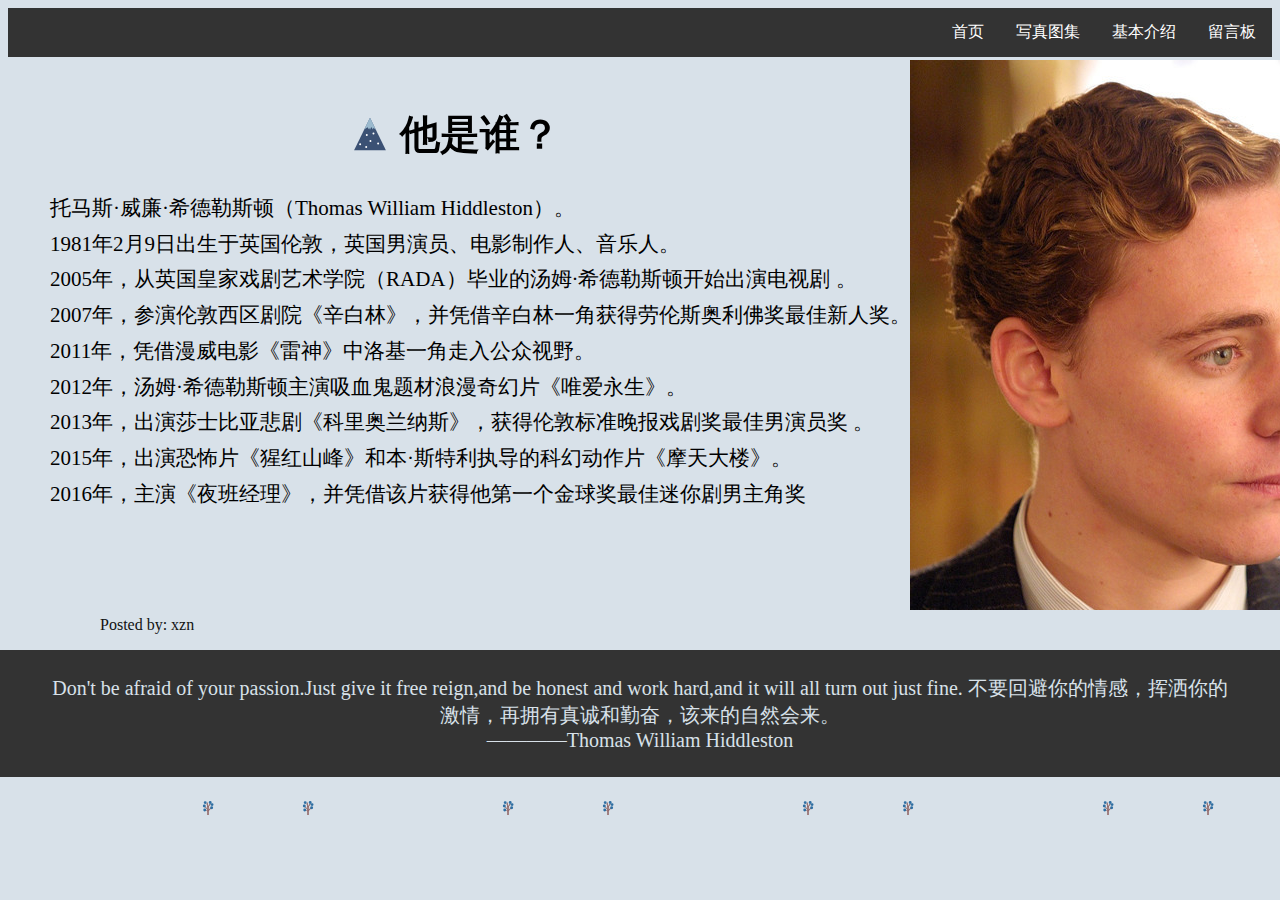
<file: index.html>
<!doctype html>
<html>
<head>
<meta charset="utf-8">
<meta name="author" content="http://www.softwhy.com/" />

<link rel="stylesheet" href="css/index.css">     
<script src="font_2305438_7aniw65shzk/iconfont.js"></script>
<script src="js/index.js"></script>
<script type="text/javascript" src="js/font_web.js"></script>
<script type="text/javascript">
   $webfont.load("body", "cc5ecf5d7c76435b8973b35bfed2fb76", "Tianshi-Yanti");
   /*$webfont.load("#id1,.class1,h1", "cc5ecf5d7c76435b8973b35bfed2fb76", "Tianshi-Yanti");*/
   /*．．．*/
   $webfont.draw();
</script>
<title>首页</title>
<style>
      ul {
    list-style-type: none;
    margin: 0;
    padding: 0;
    overflow: hidden;
    background-color: #333;
}
.img {
    width: 500px;
    height: 550px;
    
    background-image:url("images/img/test.jfif");
    animation: play 5s steps(20) infinite;
    position: absolute;
    left:910px;
    top:60px;
}

  @keyframes play {
      0% { background-position:    0px 0; }
    100% { background-position: -1000px 0; }
  }
</style>

</head>
<body onload="checkCookie()">
    <ul>
          <li><a class="active" href="https://cw-jenny.github.io/form.html">留言板</a></li>
        <li><a href="https://cw-jenny.github.io/introduction.html">基本介绍</a></li>
        <li><a href="https://cw-jenny.github.io/image.html">写真图集</a></li>
        <li><a href="https://cw-jenny.github.io/">首页</a></li>
         
      </ul>
      <div class="p"><h1>
        <svg class="icon" aria-hidden="true">
            <use xlink:href="#iconxueshan-"></use>
          </svg>
        <b>他是谁？</b>
    </h1>
    </div>
<p class="text1">
    托马斯·威廉·希德勒斯顿（Thomas William Hiddleston）。<br>
    1981年2月9日出生于英国伦敦，英国男演员、电影制作人、音乐人。<br>
    2005年，从英国皇家戏剧艺术学院（RADA）毕业的汤姆·希德勒斯顿开始出演电视剧 。<br>
    2007年，参演伦敦西区剧院《辛白林》，并凭借辛白林一角获得劳伦斯奥利佛奖最佳新人奖。<br>
    2011年，凭借漫威电影《雷神》中洛基一角走入公众视野。<br>
    2012年，汤姆·希德勒斯顿主演吸血鬼题材浪漫奇幻片《唯爱永生》。<br>
    2013年，出演莎士比亚悲剧《科里奥兰纳斯》，获得伦敦标准晚报戏剧奖最佳男演员奖 。<br>
    2015年，出演恐怖片《猩红山峰》和本·斯特利执导的科幻动作片《摩天大楼》。<br>
    2016年，主演《夜班经理》，并凭借该片获得他第一个金球奖最佳迷你剧男主角奖<br>
</p>
    <div class="img"></div>
    <div class="text2" style="text-align:center; position: fixed;left:0px;top: 650px;color: #d8e1e9;font-size: 20px;">Don't be afraid of your passion.Just give it free reign,and be honest and work hard,and it will all turn out just fine.
        不要回避你的情感，挥洒你的激情，再拥有真诚和勤奋，该来的自然会来。<br>————Thomas William Hiddleston</div>
        <svg class="icon"  style="position: absolute; left:1200px;top:800px;"aria-hidden="true">
            <use xlink:href="#iconshuzhi-"></use>
          </svg>
          <svg class="icon"  style="position: absolute; left:1100px;top:800px;"aria-hidden="true">
            <use xlink:href="#iconshuzhi-"></use>
          </svg>
          <svg class="icon"  style="position: absolute; left:1000px;top:800px;"aria-hidden="true">
            <use xlink:href="##iconshuzhi-"></use>
          </svg>
          <svg class="icon"  style="position: absolute; left:900px;top:800px;"aria-hidden="true">
            <use xlink:href="#iconshuzhi-"></use>
          </svg>
          <svg class="icon"  style="position: absolute; left:800px;top:800px;"aria-hidden="true">
            <use xlink:href="#iconshuzhi-"></use>
          </svg>
          <svg class="icon"  style="position: absolute; left:700px;top:800px;"aria-hidden="true">
            <use xlink:href="##iconshuzhi-"></use>
          </svg>
          <svg class="icon"  style="position: absolute; left:600px;top:800px;"aria-hidden="true">
            <use xlink:href="#iconshuzhi-"></use>
          </svg>
          <svg class="icon"  style="position: absolute; left:500px;top:800px;"aria-hidden="true">
            <use xlink:href="#iconshuzhi-"></use>
          </svg>
          <svg class="icon"  style="position: absolute; left:300px;top:800px;"aria-hidden="true">
            <use xlink:href="#iconshuzhi-"></use>
          </svg>
          <svg class="icon"  style="position: absolute; left:200px;top:800px;"aria-hidden="true">
            <use xlink:href="#iconshuzhi-"></use>
          </svg>
          <div style="position: absolute;left:100px;top:600px; color: #111;">
            <aside>
    <footer>
        <p>Posted by: xzn</p>
    </footer>
    </aside>
    
         </div>
</body>
</html>
</file>
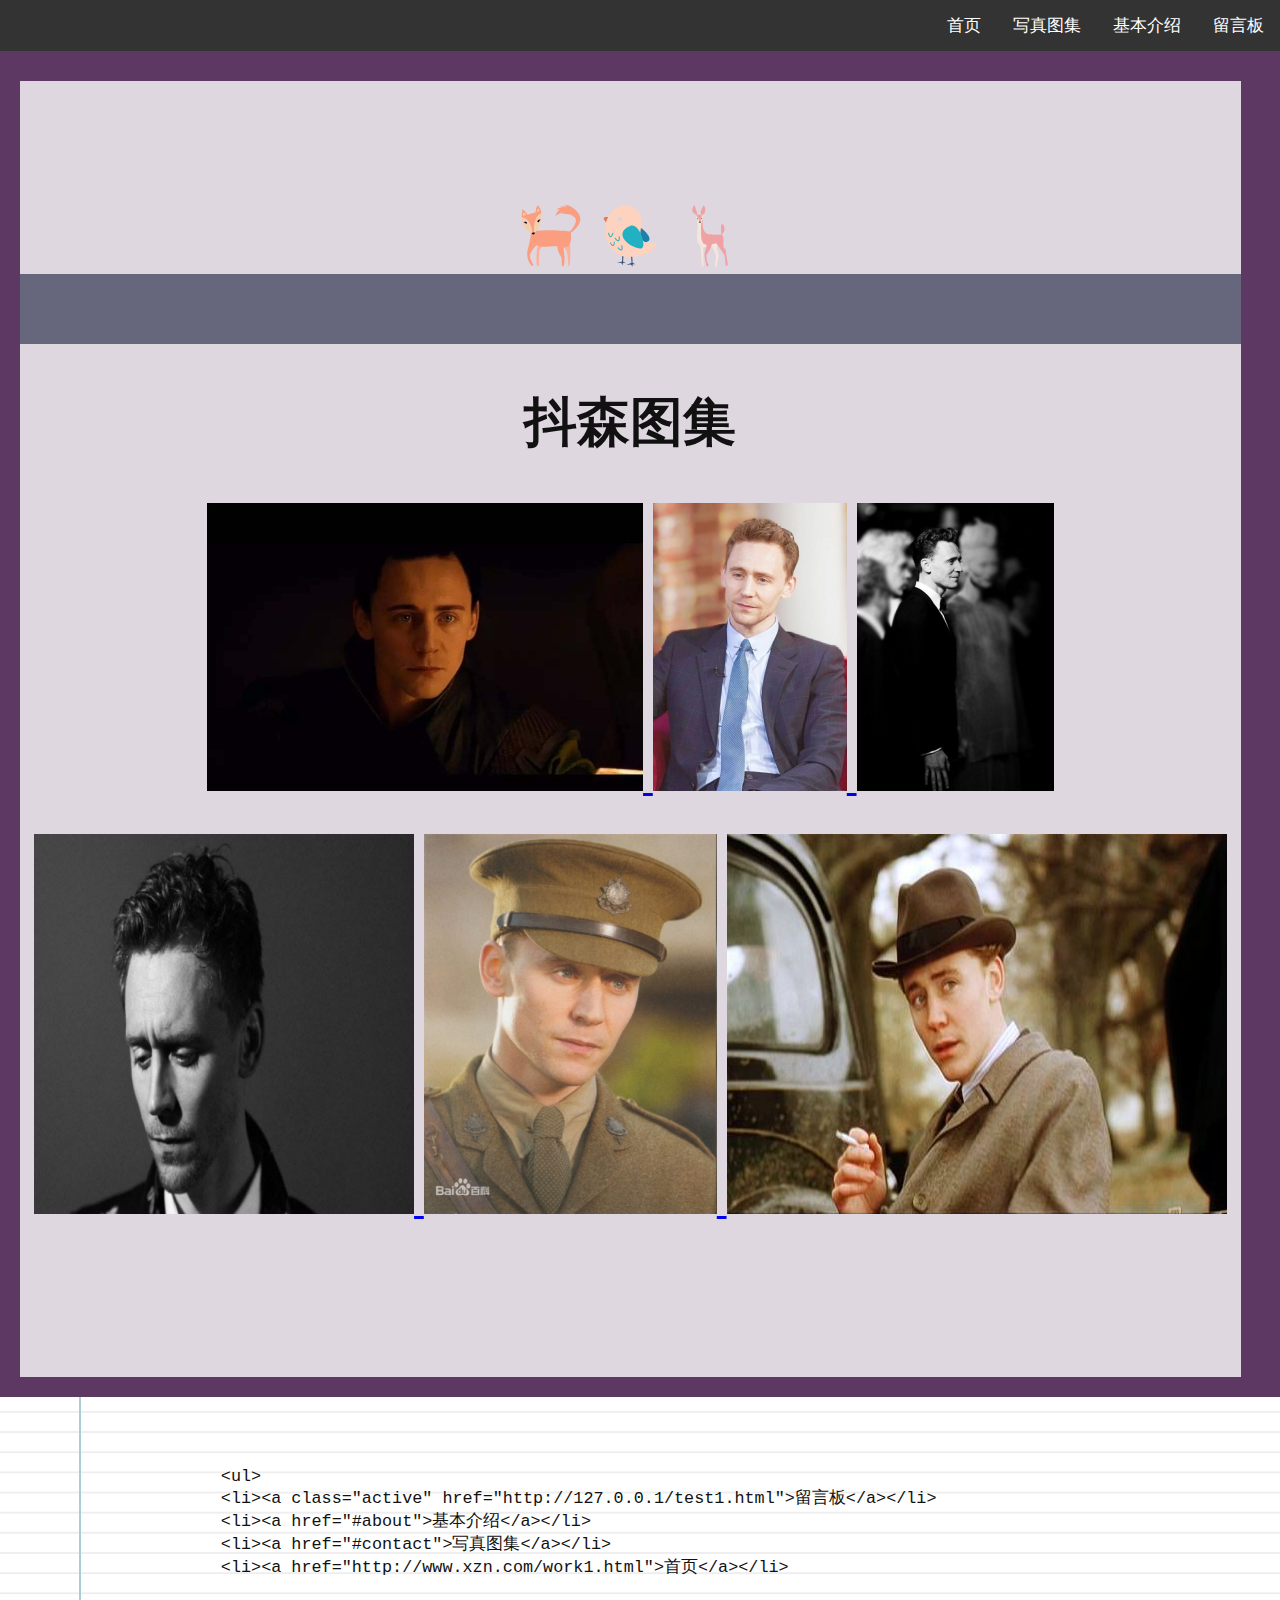
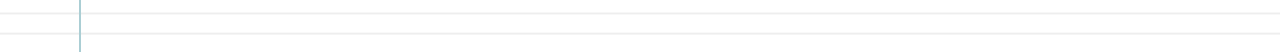
<file: image.html>
<!DOCTYPE html>
<html>
    <head>
        <meta charset="UTF-8">
	<meta http-equiv="X-UA-Compatible" content="IE=edge,chrome=1"> 
	<meta name="viewport" content="width=device-width, initial-scale=1.0">
	<title>写真图集</title>
	<link rel="stylesheet" type="text/css" href="css/normalize.css" /><!--CSS RESET-->
	<link rel="stylesheet" type="text/css" href="css/htmleaf-demo.css"><!--演示页面样式，使用时可以不引用-->
    <link rel="stylesheet" href="dist/css/strip.css">
    <link rel="stylesheet" type="text/css" href="css/image.css">
    

    <script src="font_2305438_7aniw65shzk/iconfont.js">
    </script>
        <meta charset="utf-8">
        <title>写真图集</title>

        <script type="text/javascript" src="js/font_web.js"></script>
        <script type="text/javascript">
           $webfont.load("body", "cc5ecf5d7c76435b8973b35bfed2fb76", "Tianshi-Yanti");
           /*$webfont.load("#id1,.class1,h1", "cc5ecf5d7c76435b8973b35bfed2fb76", "Tianshi-Yanti");*/
           /*．．．*/
           $webfont.draw();
        </script>
        </script>

    </head>
    <body>
      <ul>
          <li><a class="active" href="https://cw-jenny.github.io/form.html">留言板</a></li>
        <li><a href="https://cw-jenny.github.io/introduction.html">基本介绍</a></li>
        <li><a href="https://cw-jenny.github.io/image.html">写真图集</a></li>
        <li><a href="https://cw-jenny.github.io/">首页</a></li>
         
      </ul>
      
      <div class="grid-container">
        <div class="item1">
            <div class="htmleaf-container">
                <svg class="icon" aria-hidden="true">
        <use xlink:href="#iconhuli-"></use>
      </svg>
      <svg class="icon" aria-hidden="true">
        <use xlink:href="#iconniao-"></use>
      </svg>
      <svg class="icon" aria-hidden="true">
        <use xlink:href="#iconxiaolu-"></use>
      </svg>
     
                <header class="htmleaf-header">
                </header>
                <section>
                   <div style="color: #111;"> <h2>抖森图集</h2></div>
                    <p> 
                        <a href='images/large/4.jpg' class='strip thumbnail thumbnail-landscape'  data-strip-group="art"> <img src='images/thumb/4.jpg'> </a> 
                        <a href='images/large/5.jpg' class='strip thumbnail thumbnail-landscape'  data-strip-group="art"> <img src='images/thumb/5.jpg'> </a> 
                        <a href='images/large/6.jpg' class='strip thumbnail thumbnail-landscape'  data-strip-group="art"> <img src='images/thumb/6.jpg'> </a> 
                    </p>
                    <p> 
                        <a href='images/large/1.jpg' class='strip thumbnail'  data-strip-group="dorhoutmees"> <img src='images/thumb/1.jpg'> </a> 
                        <a href='images/large/2.jpg' class='strip thumbnail'  data-strip-group="dorhoutmees"> <img src='images/thumb/2.jpg'> </a> 
                        <a href='images/large/3.jpg' class='strip thumbnail'  data-strip-group="dorhoutmees"> <img src='images/thumb/3.jpg'> </a> 
                    </p>
                   
                    
        
                    </section>
            </div>
            <script src="js/jquery-1.11.0.min.js" type="text/javascript"></script>
	<script src="dist/js/strip.pkgd.js"></script>
        </div>
        
    </div>

    <span style="position: absolute;left:100px;top:1450px; color: #111;">
        <pre>
            &lt;ul&gt;
            &lt;li&gt;&lt;a class=&quot;active&quot; href="http://127.0.0.1/test1.html"&gt;留言板&lt;/a>&lt;/li&gt;
            &lt;li&gt;&lt;a href=&quot;#about&quot;&gt;基本介绍&lt;/a>&lt;/li&gt;
            &lt;li&gt;&lt;a href=&quot;#contact&quot;&gt;写真图集&lt;/a>&lt;/li&gt;
            &lt;li&gt;&lt;a href=&quot;http://www.xzn.com/work1.html&quot;&gt;首页&lt;/a>&lt;/li&gt;
                 
        
        </pre>
    
    </span>
    </body>
</html>
</file>
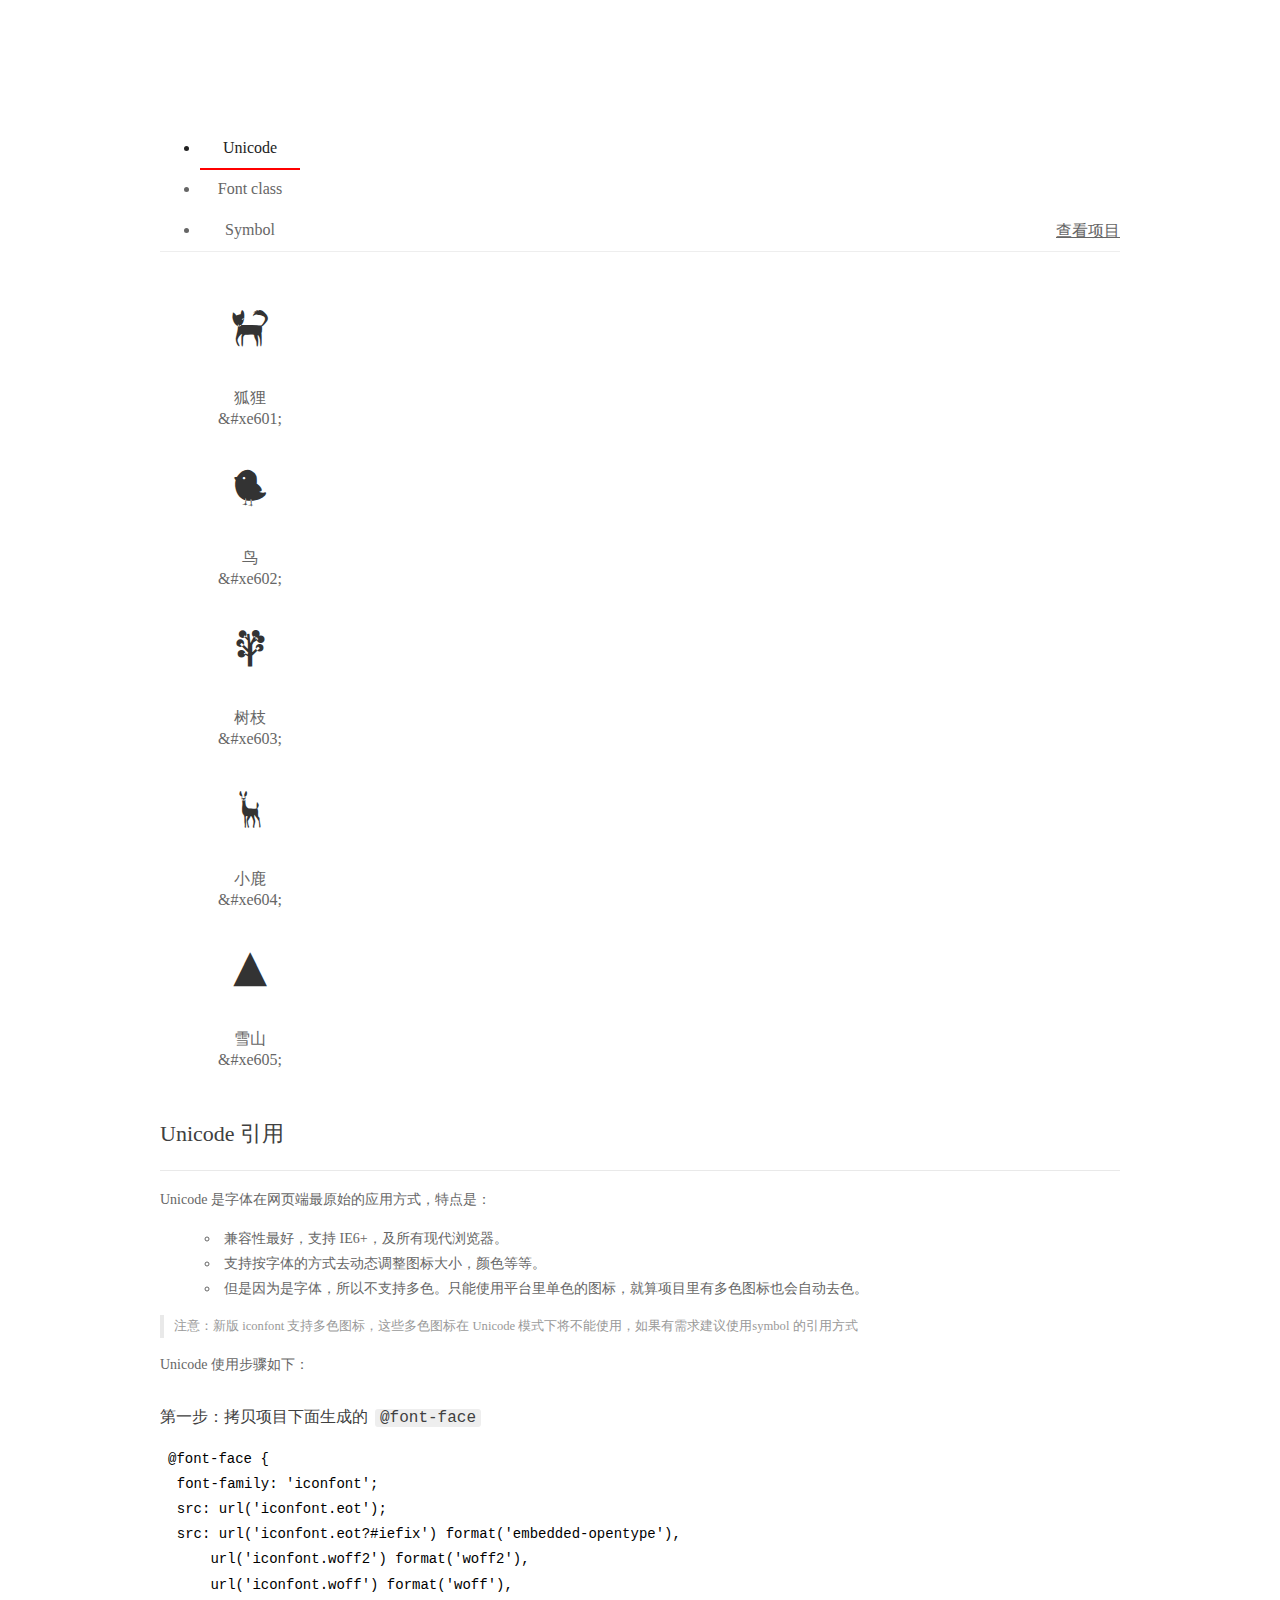
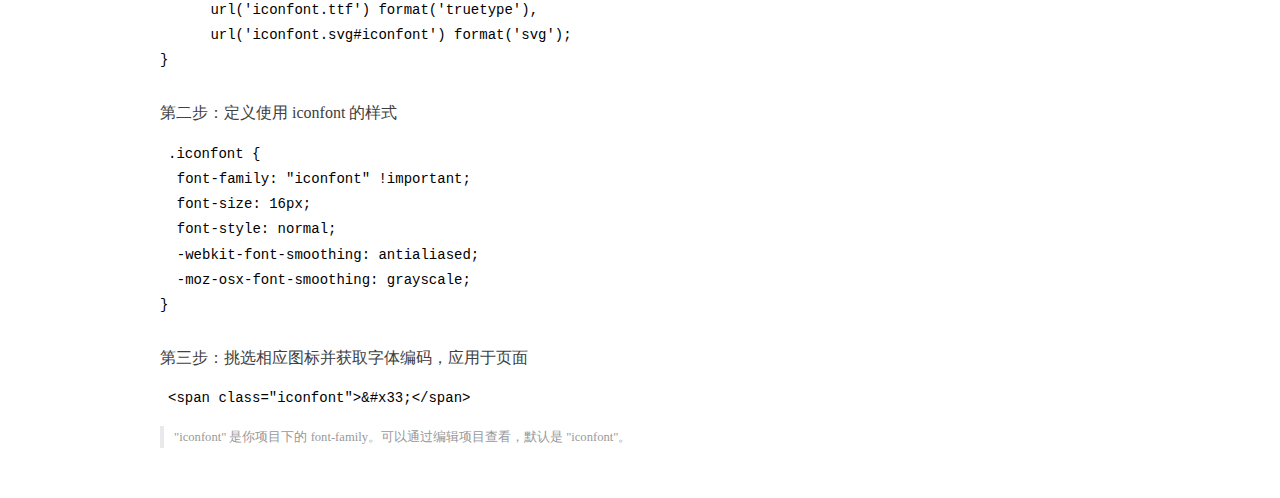
<file: font_2305438_7aniw65shzk/demo_index.html>
<!DOCTYPE html>
<html>
<head>
  <meta charset="utf-8"/>
  <title>IconFont Demo</title>
  <link rel="shortcut icon" href="https://img.alicdn.com/tps/i4/TB1_oz6GVXXXXaFXpXXJDFnIXXX-64-64.ico" type="image/x-icon"/>
  <link rel="stylesheet" href="https://g.alicdn.com/thx/cube/1.3.2/cube.min.css">
  <link rel="stylesheet" href="demo.css">
  <link rel="stylesheet" href="iconfont.css">
  <script src="iconfont.js"></script>
  <!-- jQuery -->
  <script src="https://a1.alicdn.com/oss/uploads/2018/12/26/7bfddb60-08e8-11e9-9b04-53e73bb6408b.js"></script>
  <!-- 代码高亮 -->
  <script src="https://a1.alicdn.com/oss/uploads/2018/12/26/a3f714d0-08e6-11e9-8a15-ebf944d7534c.js"></script>
</head>
<body>
  <div class="main">
    <h1 class="logo"><a href="https://www.iconfont.cn/" title="iconfont 首页" target="_blank">&#xe86b;</a></h1>
    <div class="nav-tabs">
      <ul id="tabs" class="dib-box">
        <li class="dib active"><span>Unicode</span></li>
        <li class="dib"><span>Font class</span></li>
        <li class="dib"><span>Symbol</span></li>
      </ul>
      
      <a href="https://www.iconfont.cn/manage/index?manage_type=myprojects&projectId=2305438" target="_blank" class="nav-more">查看项目</a>
      
    </div>
    <div class="tab-container">
      <div class="content unicode" style="display: block;">
          <ul class="icon_lists dib-box">
          
            <li class="dib">
              <span class="icon iconfont">&#xe601;</span>
                <div class="name">狐狸</div>
                <div class="code-name">&amp;#xe601;</div>
              </li>
          
            <li class="dib">
              <span class="icon iconfont">&#xe602;</span>
                <div class="name">鸟</div>
                <div class="code-name">&amp;#xe602;</div>
              </li>
          
            <li class="dib">
              <span class="icon iconfont">&#xe603;</span>
                <div class="name">树枝</div>
                <div class="code-name">&amp;#xe603;</div>
              </li>
          
            <li class="dib">
              <span class="icon iconfont">&#xe604;</span>
                <div class="name">小鹿</div>
                <div class="code-name">&amp;#xe604;</div>
              </li>
          
            <li class="dib">
              <span class="icon iconfont">&#xe605;</span>
                <div class="name">雪山</div>
                <div class="code-name">&amp;#xe605;</div>
              </li>
          
          </ul>
          <div class="article markdown">
          <h2 id="unicode-">Unicode 引用</h2>
          <hr>

          <p>Unicode 是字体在网页端最原始的应用方式，特点是：</p>
          <ul>
            <li>兼容性最好，支持 IE6+，及所有现代浏览器。</li>
            <li>支持按字体的方式去动态调整图标大小，颜色等等。</li>
            <li>但是因为是字体，所以不支持多色。只能使用平台里单色的图标，就算项目里有多色图标也会自动去色。</li>
          </ul>
          <blockquote>
            <p>注意：新版 iconfont 支持多色图标，这些多色图标在 Unicode 模式下将不能使用，如果有需求建议使用symbol 的引用方式</p>
          </blockquote>
          <p>Unicode 使用步骤如下：</p>
          <h3 id="-font-face">第一步：拷贝项目下面生成的 <code>@font-face</code></h3>
<pre><code class="language-css"
>@font-face {
  font-family: 'iconfont';
  src: url('iconfont.eot');
  src: url('iconfont.eot?#iefix') format('embedded-opentype'),
      url('iconfont.woff2') format('woff2'),
      url('iconfont.woff') format('woff'),
      url('iconfont.ttf') format('truetype'),
      url('iconfont.svg#iconfont') format('svg');
}
</code></pre>
          <h3 id="-iconfont-">第二步：定义使用 iconfont 的样式</h3>
<pre><code class="language-css"
>.iconfont {
  font-family: "iconfont" !important;
  font-size: 16px;
  font-style: normal;
  -webkit-font-smoothing: antialiased;
  -moz-osx-font-smoothing: grayscale;
}
</code></pre>
          <h3 id="-">第三步：挑选相应图标并获取字体编码，应用于页面</h3>
<pre>
<code class="language-html"
>&lt;span class="iconfont"&gt;&amp;#x33;&lt;/span&gt;
</code></pre>
          <blockquote>
            <p>"iconfont" 是你项目下的 font-family。可以通过编辑项目查看，默认是 "iconfont"。</p>
          </blockquote>
          </div>
      </div>
      <div class="content font-class">
        <ul class="icon_lists dib-box">
          
          <li class="dib">
            <span class="icon iconfont iconhuli-"></span>
            <div class="name">
              狐狸
            </div>
            <div class="code-name">.iconhuli-
            </div>
          </li>
          
          <li class="dib">
            <span class="icon iconfont iconniao-"></span>
            <div class="name">
              鸟
            </div>
            <div class="code-name">.iconniao-
            </div>
          </li>
          
          <li class="dib">
            <span class="icon iconfont iconshuzhi-"></span>
            <div class="name">
              树枝
            </div>
            <div class="code-name">.iconshuzhi-
            </div>
          </li>
          
          <li class="dib">
            <span class="icon iconfont iconxiaolu-"></span>
            <div class="name">
              小鹿
            </div>
            <div class="code-name">.iconxiaolu-
            </div>
          </li>
          
          <li class="dib">
            <span class="icon iconfont iconxueshan-"></span>
            <div class="name">
              雪山
            </div>
            <div class="code-name">.iconxueshan-
            </div>
          </li>
          
        </ul>
        <div class="article markdown">
        <h2 id="font-class-">font-class 引用</h2>
        <hr>

        <p>font-class 是 Unicode 使用方式的一种变种，主要是解决 Unicode 书写不直观，语意不明确的问题。</p>
        <p>与 Unicode 使用方式相比，具有如下特点：</p>
        <ul>
          <li>兼容性良好，支持 IE8+，及所有现代浏览器。</li>
          <li>相比于 Unicode 语意明确，书写更直观。可以很容易分辨这个 icon 是什么。</li>
          <li>因为使用 class 来定义图标，所以当要替换图标时，只需要修改 class 里面的 Unicode 引用。</li>
          <li>不过因为本质上还是使用的字体，所以多色图标还是不支持的。</li>
        </ul>
        <p>使用步骤如下：</p>
        <h3 id="-fontclass-">第一步：引入项目下面生成的 fontclass 代码：</h3>
<pre><code class="language-html">&lt;link rel="stylesheet" href="./iconfont.css"&gt;
</code></pre>
        <h3 id="-">第二步：挑选相应图标并获取类名，应用于页面：</h3>
<pre><code class="language-html">&lt;span class="iconfont iconxxx"&gt;&lt;/span&gt;
</code></pre>
        <blockquote>
          <p>"
            iconfont" 是你项目下的 font-family。可以通过编辑项目查看，默认是 "iconfont"。</p>
        </blockquote>
      </div>
      </div>
      <div class="content symbol">
          <ul class="icon_lists dib-box">
          
            <li class="dib">
                <svg class="icon svg-icon" aria-hidden="true">
                  <use xlink:href="#iconhuli-"></use>
                </svg>
                <div class="name">狐狸</div>
                <div class="code-name">#iconhuli-</div>
            </li>
          
            <li class="dib">
                <svg class="icon svg-icon" aria-hidden="true">
                  <use xlink:href="#iconniao-"></use>
                </svg>
                <div class="name">鸟</div>
                <div class="code-name">#iconniao-</div>
            </li>
          
            <li class="dib">
                <svg class="icon svg-icon" aria-hidden="true">
                  <use xlink:href="#iconshuzhi-"></use>
                </svg>
                <div class="name">树枝</div>
                <div class="code-name">#iconshuzhi-</div>
            </li>
          
            <li class="dib">
                <svg class="icon svg-icon" aria-hidden="true">
                  <use xlink:href="#iconxiaolu-"></use>
                </svg>
                <div class="name">小鹿</div>
                <div class="code-name">#iconxiaolu-</div>
            </li>
          
            <li class="dib">
                <svg class="icon svg-icon" aria-hidden="true">
                  <use xlink:href="#iconxueshan-"></use>
                </svg>
                <div class="name">雪山</div>
                <div class="code-name">#iconxueshan-</div>
            </li>
          
          </ul>
          <div class="article markdown">
          <h2 id="symbol-">Symbol 引用</h2>
          <hr>

          <p>这是一种全新的使用方式，应该说这才是未来的主流，也是平台目前推荐的用法。相关介绍可以参考这篇<a href="">文章</a>
            这种用法其实是做了一个 SVG 的集合，与另外两种相比具有如下特点：</p>
          <ul>
            <li>支持多色图标了，不再受单色限制。</li>
            <li>通过一些技巧，支持像字体那样，通过 <code>font-size</code>, <code>color</code> 来调整样式。</li>
            <li>兼容性较差，支持 IE9+，及现代浏览器。</li>
            <li>浏览器渲染 SVG 的性能一般，还不如 png。</li>
          </ul>
          <p>使用步骤如下：</p>
          <h3 id="-symbol-">第一步：引入项目下面生成的 symbol 代码：</h3>
<pre><code class="language-html">&lt;script src="./iconfont.js"&gt;&lt;/script&gt;
</code></pre>
          <h3 id="-css-">第二步：加入通用 CSS 代码（引入一次就行）：</h3>
<pre><code class="language-html">&lt;style&gt;
.icon {
  width: 1em;
  height: 1em;
  vertical-align: -0.15em;
  fill: currentColor;
  overflow: hidden;
}
&lt;/style&gt;
</code></pre>
          <h3 id="-">第三步：挑选相应图标并获取类名，应用于页面：</h3>
<pre><code class="language-html">&lt;svg class="icon" aria-hidden="true"&gt;
  &lt;use xlink:href="#icon-xxx"&gt;&lt;/use&gt;
&lt;/svg&gt;
</code></pre>
          </div>
      </div>

    </div>
  </div>
  <script>
  $(document).ready(function () {
      $('.tab-container .content:first').show()

      $('#tabs li').click(function (e) {
        var tabContent = $('.tab-container .content')
        var index = $(this).index()

        if ($(this).hasClass('active')) {
          return
        } else {
          $('#tabs li').removeClass('active')
          $(this).addClass('active')

          tabContent.hide().eq(index).fadeIn()
        }
      })
    })
  </script>
</body>
</html>
</file>
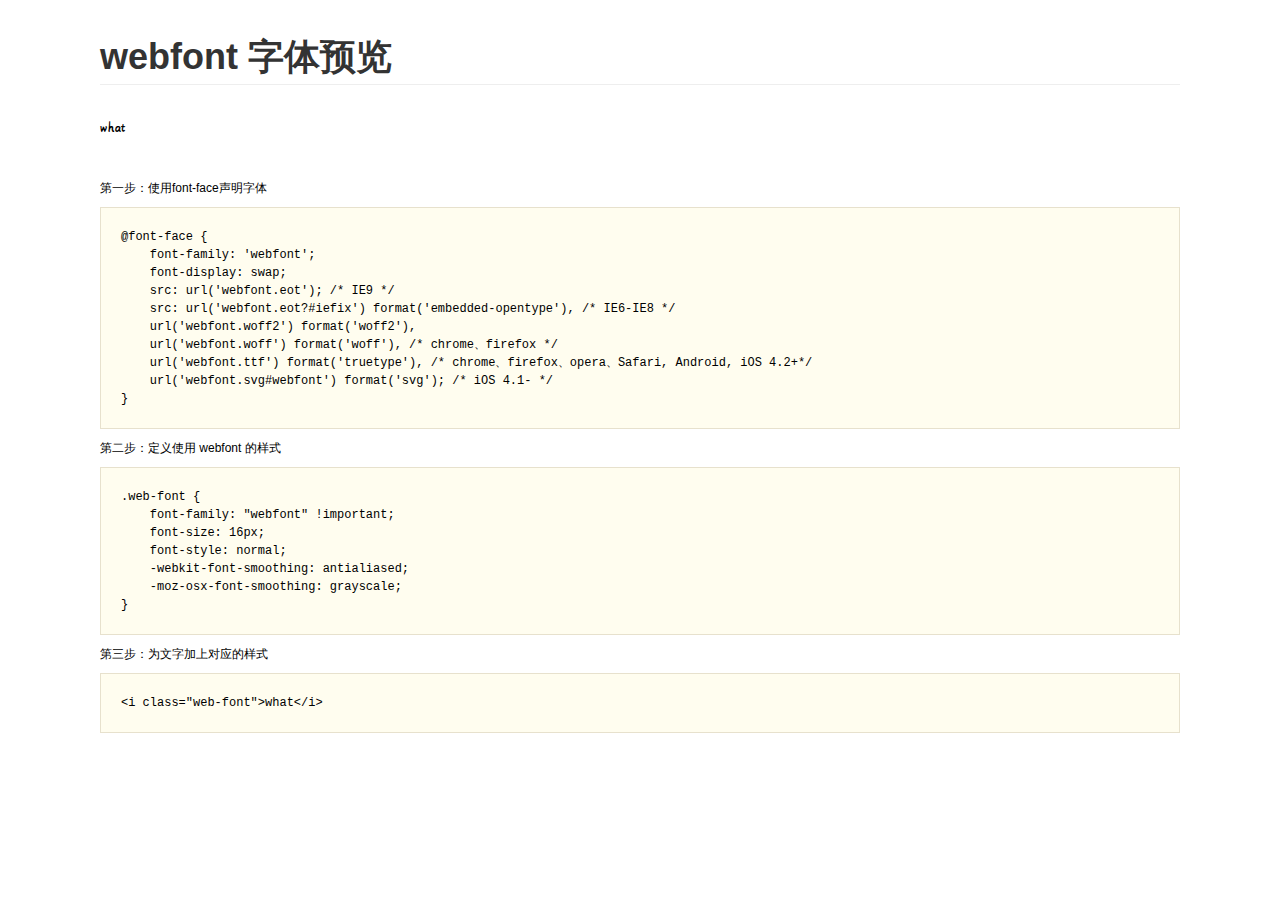
<file: download/webfont_rg816j3dey/demo.html>
<html>
<head>
    <meta charset="utf-8"/>
    <title>Webfont Demo</title>
    <style>
/*
KISSY CSS Reset
理念：1. reset 的目的不是清除浏览器的默认样式，这仅是部分工作。清除和重置是紧密不可分的。
2. reset 的目的不是让默认样式在所有浏览器下一致，而是减少默认样式有可能带来的问题。
3. reset 期望提供一套普适通用的基础样式。但没有银弹，推荐根据具体需求，裁剪和修改后再使用。
特色：1. 适应中文；2. 基于最新主流浏览器。
维护：玉伯<lifesinger@gmail.com>, 正淳<ragecarrier@gmail.com>
 */

/** 清除内外边距 **/
body, h1, h2, h3, h4, h5, h6, hr, p, blockquote, /* structural elements 结构元素 */
dl, dt, dd, ul, ol, li, /* list elements 列表元素 */
pre, /* text formatting elements 文本格式元素 */
form, fieldset, legend, button, input, textarea, /* form elements 表单元素 */
th, td /* table elements 表格元素 */ {
  margin: 0;
  padding: 0;
}

/** 设置默认字体 **/
body,
button, input, select, textarea /* for ie */ {
  font: 12px/1.5 tahoma, arial, \5b8b\4f53, sans-serif;
}
h1, h2, h3, h4, h5, h6 { font-size: 100%; }
address, cite, dfn, em, var { font-style: normal; } /* 将斜体扶正 */
code, kbd, pre, samp { font-family: courier new, courier, monospace; } /* 统一等宽字体 */
small { font-size: 12px; } /* 小于 12px 的中文很难阅读，让 small 正常化 */

/** 重置列表元素 **/
ul, ol { list-style: none; }

/** 重置文本格式元素 **/
a { text-decoration: none; }
a:hover { text-decoration: underline; }


/** 重置表单元素 **/
legend { color: #000; } /* for ie6 */
fieldset, img { border: 0; } /* img 搭车：让链接里的 img 无边框 */
button, input, select, textarea { font-size: 100%; } /* 使得表单元素在 ie 下能继承字体大小 */
/* 注：optgroup 无法扶正 */

/** 重置表格元素 **/
table { border-collapse: collapse; border-spacing: 0; }

/* 清除浮动 */
.ks-clear:after, .clear:after {
  content: '\20';
  display: block;
  height: 0;
  clear: both;
}

.ks-clear, .clear {
  *zoom: 1;
}

.main {padding: 30px 100px;}
.main h1{font-size:36px; color:#333; text-align:left;margin-bottom:30px; border-bottom: 1px solid #eee;}

.helps{margin-top:40px;}
.helps pre{
  padding:20px;
  margin:10px 0;
  border:solid 1px #e7e1cd;
  background-color: #fffdef;
  overflow: auto;
}

.icon_lists li{
  float:left;
  width: 100px;
  height:150px;
  text-align: center;
}

.icon_lists .icon{
  font-size: 42px;
  line-height: 100px;
  margin: 10px 0;
  color:#333;
  -webkit-transition: font-size 0.25s ease-out 0s;
  -moz-transition: font-size 0.25s ease-out 0s;
  transition: font-size 0.25s ease-out 0s;
}

.icon_lists .icon:hover{
  font-size: 100px;
}

@font-face {
  font-family: "webfont";
  font-display: swap;
  src: url('webfont.eot'); /* IE9 */
  src: url('webfont.eot?#iefix') format('embedded-opentype'), /* IE6-IE8 */
  url('webfont.woff2') format('woff2'),
  url('webfont.woff') format('woff'), /* chrome、firefox */
  url('webfont.ttf') format('truetype'), /* chrome、firefox、opera、Safari, Android, iOS 4.2+*/
  url('webfont.svg#webfont') format('svg'); /* iOS 4.1- */
}

.web-font {
  font-family: "webfont" !important;
  font-size: 16px;
  font-style: normal;
  -webkit-font-smoothing: antialiased;
  -moz-osx-font-smoothing: grayscale;
}
    </style>
</head>
<body>
    <div class="main">
        <h1>webfont 字体预览</h1>
        <p class="web-font">what</p>


        <div class="helps">
            第一步：使用font-face声明字体
            <pre>
@font-face {
    font-family: 'webfont';
    font-display: swap;
    src: url('webfont.eot'); /* IE9 */
    src: url('webfont.eot?#iefix') format('embedded-opentype'), /* IE6-IE8 */
    url('webfont.woff2') format('woff2'),
    url('webfont.woff') format('woff'), /* chrome、firefox */
    url('webfont.ttf') format('truetype'), /* chrome、firefox、opera、Safari, Android, iOS 4.2+*/
    url('webfont.svg#webfont') format('svg'); /* iOS 4.1- */
}
</pre>
第二步：定义使用 webfont 的样式
            <pre>
.web-font {
    font-family: "webfont" !important;
    font-size: 16px;
    font-style: normal;
    -webkit-font-smoothing: antialiased;
    -moz-osx-font-smoothing: grayscale;
}
</pre>
第三步：为文字加上对应的样式
<pre>
&lt;i class="web-font"&gt;what&lt;/i&gt;
</pre>
        </div>

    </div>
</body>
</html>
</file>
<file: css/index.css>
.img1{
    position: absolute;
    left:920px;
    top:100px;
}
.p{
    position: fixed; /* 相对于浏览器窗口定位 */
    left: 350px;     /* 距离浏览器左边100px */
    top: 80px;
    font-size:20px;      /* 距离浏览器上边200px */
}
nav {
    list-style-type: none;
    margin: 0;
    padding: 0;
    overflow: hidden;
    background-color: #333;
}

li {
    float: right;;
}

li a {
    display: block;
    color: white;
    text-align: center;
    padding: 14px 16px;
    text-decoration: none;
}

li a:hover {
    background-color: #111;
}
p.text1{
    line-height: 170%;
    position:absolute;
	left:50px;
	top:170px;
    font-size:21px;
    }
	body
{
	background-color:#d8e1e9;
}
.text2
{background-color: #333;
padding: 25px 50px;
}

.icon {
    width: 1em;
    height: 1em;
    vertical-align: -0.15em;
    fill: currentColor;
    overflow: hidden;
  }
</file>
<file: css/htmleaf-demo.css>
@font-face {
	font-family: 'icomoon';
	src:url('../fonts/icomoon.eot?rretjt');
	src:url('../fonts/icomoon.eot?#iefixrretjt') format('embedded-opentype'),
		url('../fonts/icomoon.woff?rretjt') format('woff'),
		url('../fonts/icomoon.ttf?rretjt') format('truetype'),
		url('../fonts/icomoon.svg?rretjt#icomoon') format('svg');
	font-weight: normal;
	font-style: normal;
}

[class^="icon-"], [class*=" icon-"] {
	font-family: 'icomoon';
	speak: none;
	font-style: normal;
	font-weight: normal;
	font-variant: normal;
	text-transform: none;
	line-height: 1;

	/* Better Font Rendering =========== */
	-webkit-font-smoothing: antialiased;
	-moz-osx-font-smoothing: grayscale;
}

body, html { font-size: 100%; 	padding: 0; margin: 0;}

/* Reset */
*,
*:after,
*:before {
	-webkit-box-sizing: border-box;
	-moz-box-sizing: border-box;
	box-sizing: border-box;
}

/* Clearfix hack by Nicolas Gallagher: http://nicolasgallagher.com/micro-clearfix-hack/ */
.clearfix:before,
.clearfix:after {
	content: " ";
	display: table;
}

.clearfix:after {
	clear: both;
}

body{
	background: #494A5F;
	color: #D5D6E2;
	font-weight: 500;
	font-size: 1.05em;
	font-family: "Microsoft YaHei","Segoe UI", "Lucida Grande", Helvetica, Arial,sans-serif;
}
.htmleaf-links a{ color: rgba(255, 255, 255, 0.6);outline: none;text-decoration: none;-webkit-transition: 0.2s;transition: 0.2s;}
.htmleaf-links a:hover,.htmleaf-links a:focus{color:#74777b;text-decoration: none;}
.htmleaf-container{
	margin: 0 auto;
}

.bgcolor-1 { background: #f0efee; }
.bgcolor-2 { background: #f9f9f9; }
.bgcolor-3 { background: #e8e8e8; }/*light grey*/
.bgcolor-4 { background: #2f3238; color: #fff; }/*Dark grey*/
.bgcolor-5 { background: #df6659; color: #521e18; }/*pink1*/
.bgcolor-6 { background: #2fa8ec; }/*sky blue*/
.bgcolor-7 { background: #d0d6d6; }/*White tea*/
.bgcolor-8 { background: #3d4444; color: #fff; }/*Dark grey2*/
.bgcolor-9 { background: #ef3f52; color: #fff;}/*pink2*/
.bgcolor-10{ background: #64448f; color: #fff;}/*Violet*/
.bgcolor-11{ background: #3755ad; color: #fff;}/*dark blue*/
.bgcolor-12{ background: #3498DB; color: #fff;}/*light blue*/
.bgcolor-20{ background: #494A5F;color: #D5D6E2;}
/* Header */
.htmleaf-header{
	padding: 1em 190px 1em;
	letter-spacing: -1px;
	text-align: center;
	background: #66677c;
}
.htmleaf-header h1 {
	color: #D5D6E2;
	font-weight: 600;
	font-size: 2em;
	line-height: 1;
	margin-bottom: 0;
}
.htmleaf-header h1 span {
	display: block;
	font-size: 60%;
	font-weight: 400;
	padding: 0.8em 0 0.5em 0;
	color: #c3c8cd;
}
/*nav*/
.htmleaf-demo a{color: #fff;text-decoration: none;}
.htmleaf-demo{width: 100%;padding-bottom: 1.2em;}
.htmleaf-demo a{display: inline-block;margin: 0.5em;padding: 0.6em 1em;border: 3px solid #fff;font-weight: 700;}
.htmleaf-demo a:hover{opacity: 0.6;}
.htmleaf-demo a.current{background:#1d7db1;color: #fff; }
/* Top Navigation Style */
.htmleaf-links {
	position: relative;
	display: inline-block;
	white-space: nowrap;
	font-size: 1.5em;
	text-align: center;
}

.htmleaf-links::after {
	position: absolute;
	top: 0;
	left: 50%;
	margin-left: -1px;
	width: 2px;
	height: 100%;
	background: #dbdbdb;
	content: '';
	-webkit-transform: rotate3d(0,0,1,22.5deg);
	transform: rotate3d(0,0,1,22.5deg);
}

.htmleaf-icon {
	display: inline-block;
	margin: 0.5em;
	padding: 0em 0;
	width: 1.5em;
	text-decoration: none;
}

.htmleaf-icon span {
	display: none;
}

.htmleaf-icon:before {
	margin: 0 5px;
	text-transform: none;
	font-weight: normal;
	font-style: normal;
	font-variant: normal;
	font-family: 'icomoon';
	line-height: 1;
	speak: none;
	-webkit-font-smoothing: antialiased;
}
/* footer */
.htmleaf-footer{width: 100%;padding-top: 10px;}
.htmleaf-small{font-size: 0.8em;}
.center{text-align: center;}
/****/
.related {
	color: #fff;
	background: #494A5F;
	text-align: center;
	font-size: 1.25em;
	padding: 0.5em 0;
	overflow: hidden;
}

.related > a {
	vertical-align: top;
	width: calc(100% - 20px);
	max-width: 340px;
	display: inline-block;
	text-align: center;
	margin: 20px 10px;
	padding: 25px;
	font-family: "Microsoft YaHei","宋体","Segoe UI", "Lucida Grande", Helvetica, Arial,sans-serif, FreeSans, Arimo;
}
.related a {
	display: inline-block;
	text-align: left;
	margin: 20px auto;
	padding: 10px 20px;
	opacity: 0.8;
	-webkit-transition: opacity 0.3s;
	transition: opacity 0.3s;
	-webkit-backface-visibility: hidden;
	text-decoration: none;
}

.related a:hover,
.related a:active {
	opacity: 1;
}

.related a img {
	max-width: 100%;
	opacity: 0.8;
	border-radius: 4px;
}
.related a:hover img,
.related a:active img {
	opacity: 1;
}
.related h3{font-family: "Microsoft YaHei", sans-serif;font-size: 1.2em}
.related a h3 {
	font-size: 0.85em;
	font-weight: 300;
	margin-top: 0.15em;
	color: #fff;
}
/* icomoon */
.icon-htmleaf-home-outline:before {
	content: "\e5000";
}

.icon-htmleaf-arrow-forward-outline:before {
	content: "\e5001";
}

@media screen and (max-width: 1024px) {
	.htmleaf-header {
		padding: 2em 10% 2em;
	}
	.htmleaf-header h1 {
        font-size:1.4em;
    }
    .htmleaf-links{font-size: 1.4em}
}

@media screen and (max-width: 960px) {
	.htmleaf-header {
		padding: 2em 10% 2em;
	}
	.htmleaf-header h1 {
        font-size:1.2em;
    }
    .htmleaf-links{font-size: 1.2em}
    .related h3{font-size: 1em;}
	.related a h3 {
		font-size: 0.8em;
	}
}

@media screen and (max-width: 766px) {
	.htmleaf-header h1 {
        font-size:1.3em;
    }
    .htmleaf-links{font-size: 1.3em}
}

@media screen and (max-width: 640px) {
	.htmleaf-header {
		padding: 2em 10% 2em;
	}
	.htmleaf-header h1 {
        font-size:1em;
    }
    .htmleaf-links{font-size: 1em}
    .related h3{font-size: 0.8em;}
	.related a h3 {
		font-size: 0.6em;
	}
}
</file>
<file: css/image.css>
.icon {
    width: 2em;
    height: 2em;
    vertical-align: -0.15em;
    fill: currentColor;
    overflow: hidden;
  }
div.img {
    border: 1px solid #ccc;
}

div.img:hover {
    border: 1px solid #777;
}

div.img img {
    width: 100%;
    height: auto;
}

div.desc {
    padding: 15px;
    text-align: center;
}

* {
    box-sizing: border-box;
}

.responsive {
    padding: 0 6px;
    float: left;
    width: 24.99999%;
}

@media only screen and (max-width: 700px){
    .responsive {
        width: 49.99999%;
        margin: 6px 0;
    }
}

@media only screen and (max-width: 500px){
    .responsive {
        width: 100%;
    }
}

.clearfix:after {
    content: "";
    display: table;
    clear: both;
}

body{
  background-color: #fff;
background-image:
linear-gradient(90deg, transparent 79px, #abced4 79px, #abced4 81px, transparent 81px),
linear-gradient(#eee .1em, transparent .1em);
background-size: 100% 1.2em;
}
ul {
    list-style-type: none;
    margin: 0;
    padding: 0;
    overflow: hidden;
    background-color: #333;
}

li {
    float: right;;
}

li a {
    display: block;
    color: white;
    text-align: center;
    padding: 14px 16px;
    text-decoration: none;
}

li a:hover {
    background-color: #111;
}
.grid-container {
            display: grid;
            grid-template-columns: auto auto auto auto;
            grid-gap: 10px;
            background-color: #5c3863;
            padding: 20px;
        }

        .grid-container > div {
            background-color: rgba(255, 255, 255, 0.8);
            text-align: center;
            padding: 120px 0;
            font-size: 35px;
        }

        .item1 {
            grid-area: 2 / 1 / span 1 / span 3;
        }
</file>
<file: font_2305438_7aniw65shzk/demo.css>
/* Logo 字体 */
@font-face {
  font-family: "iconfont logo";
  src: url('https://at.alicdn.com/t/font_985780_km7mi63cihi.eot?t=1545807318834');
  src: url('https://at.alicdn.com/t/font_985780_km7mi63cihi.eot?t=1545807318834#iefix') format('embedded-opentype'),
    url('https://at.alicdn.com/t/font_985780_km7mi63cihi.woff?t=1545807318834') format('woff'),
    url('https://at.alicdn.com/t/font_985780_km7mi63cihi.ttf?t=1545807318834') format('truetype'),
    url('https://at.alicdn.com/t/font_985780_km7mi63cihi.svg?t=1545807318834#iconfont') format('svg');
}

.logo {
  font-family: "iconfont logo";
  font-size: 160px;
  font-style: normal;
  -webkit-font-smoothing: antialiased;
  -moz-osx-font-smoothing: grayscale;
}

/* tabs */
.nav-tabs {
  position: relative;
}

.nav-tabs .nav-more {
  position: absolute;
  right: 0;
  bottom: 0;
  height: 42px;
  line-height: 42px;
  color: #666;
}

#tabs {
  border-bottom: 1px solid #eee;
}

#tabs li {
  cursor: pointer;
  width: 100px;
  height: 40px;
  line-height: 40px;
  text-align: center;
  font-size: 16px;
  border-bottom: 2px solid transparent;
  position: relative;
  z-index: 1;
  margin-bottom: -1px;
  color: #666;
}


#tabs .active {
  border-bottom-color: #f00;
  color: #222;
}

.tab-container .content {
  display: none;
}

/* 页面布局 */
.main {
  padding: 30px 100px;
  width: 960px;
  margin: 0 auto;
}

.main .logo {
  color: #333;
  text-align: left;
  margin-bottom: 30px;
  line-height: 1;
  height: 110px;
  margin-top: -50px;
  overflow: hidden;
  *zoom: 1;
}

.main .logo a {
  font-size: 160px;
  color: #333;
}

.helps {
  margin-top: 40px;
}

.helps pre {
  padding: 20px;
  margin: 10px 0;
  border: solid 1px #e7e1cd;
  background-color: #fffdef;
  overflow: auto;
}

.icon_lists {
  width: 100% !important;
  overflow: hidden;
  *zoom: 1;
}

.icon_lists li {
  width: 100px;
  margin-bottom: 10px;
  margin-right: 20px;
  text-align: center;
  list-style: none !important;
  cursor: default;
}

.icon_lists li .code-name {
  line-height: 1.2;
}

.icon_lists .icon {
  display: block;
  height: 100px;
  line-height: 100px;
  font-size: 42px;
  margin: 10px auto;
  color: #333;
  -webkit-transition: font-size 0.25s linear, width 0.25s linear;
  -moz-transition: font-size 0.25s linear, width 0.25s linear;
  transition: font-size 0.25s linear, width 0.25s linear;
}

.icon_lists .icon:hover {
  font-size: 100px;
}

.icon_lists .svg-icon {
  /* 通过设置 font-size 来改变图标大小 */
  width: 1em;
  /* 图标和文字相邻时，垂直对齐 */
  vertical-align: -0.15em;
  /* 通过设置 color 来改变 SVG 的颜色/fill */
  fill: currentColor;
  /* path 和 stroke 溢出 viewBox 部分在 IE 下会显示
      normalize.css 中也包含这行 */
  overflow: hidden;
}

.icon_lists li .name,
.icon_lists li .code-name {
  color: #666;
}

/* markdown 样式 */
.markdown {
  color: #666;
  font-size: 14px;
  line-height: 1.8;
}

.highlight {
  line-height: 1.5;
}

.markdown img {
  vertical-align: middle;
  max-width: 100%;
}

.markdown h1 {
  color: #404040;
  font-weight: 500;
  line-height: 40px;
  margin-bottom: 24px;
}

.markdown h2,
.markdown h3,
.markdown h4,
.markdown h5,
.markdown h6 {
  color: #404040;
  margin: 1.6em 0 0.6em 0;
  font-weight: 500;
  clear: both;
}

.markdown h1 {
  font-size: 28px;
}

.markdown h2 {
  font-size: 22px;
}

.markdown h3 {
  font-size: 16px;
}

.markdown h4 {
  font-size: 14px;
}

.markdown h5 {
  font-size: 12px;
}

.markdown h6 {
  font-size: 12px;
}

.markdown hr {
  height: 1px;
  border: 0;
  background: #e9e9e9;
  margin: 16px 0;
  clear: both;
}

.markdown p {
  margin: 1em 0;
}

.markdown>p,
.markdown>blockquote,
.markdown>.highlight,
.markdown>ol,
.markdown>ul {
  width: 80%;
}

.markdown ul>li {
  list-style: circle;
}

.markdown>ul li,
.markdown blockquote ul>li {
  margin-left: 20px;
  padding-left: 4px;
}

.markdown>ul li p,
.markdown>ol li p {
  margin: 0.6em 0;
}

.markdown ol>li {
  list-style: decimal;
}

.markdown>ol li,
.markdown blockquote ol>li {
  margin-left: 20px;
  padding-left: 4px;
}

.markdown code {
  margin: 0 3px;
  padding: 0 5px;
  background: #eee;
  border-radius: 3px;
}

.markdown strong,
.markdown b {
  font-weight: 600;
}

.markdown>table {
  border-collapse: collapse;
  border-spacing: 0px;
  empty-cells: show;
  border: 1px solid #e9e9e9;
  width: 95%;
  margin-bottom: 24px;
}

.markdown>table th {
  white-space: nowrap;
  color: #333;
  font-weight: 600;
}

.markdown>table th,
.markdown>table td {
  border: 1px solid #e9e9e9;
  padding: 8px 16px;
  text-align: left;
}

.markdown>table th {
  background: #F7F7F7;
}

.markdown blockquote {
  font-size: 90%;
  color: #999;
  border-left: 4px solid #e9e9e9;
  padding-left: 0.8em;
  margin: 1em 0;
}

.markdown blockquote p {
  margin: 0;
}

.markdown .anchor {
  opacity: 0;
  transition: opacity 0.3s ease;
  margin-left: 8px;
}

.markdown .waiting {
  color: #ccc;
}

.markdown h1:hover .anchor,
.markdown h2:hover .anchor,
.markdown h3:hover .anchor,
.markdown h4:hover .anchor,
.markdown h5:hover .anchor,
.markdown h6:hover .anchor {
  opacity: 1;
  display: inline-block;
}

.markdown>br,
.markdown>p>br {
  clear: both;
}


.hljs {
  display: block;
  background: white;
  padding: 0.5em;
  color: #333333;
  overflow-x: auto;
}

.hljs-comment,
.hljs-meta {
  color: #969896;
}

.hljs-string,
.hljs-variable,
.hljs-template-variable,
.hljs-strong,
.hljs-emphasis,
.hljs-quote {
  color: #df5000;
}

.hljs-keyword,
.hljs-selector-tag,
.hljs-type {
  color: #a71d5d;
}

.hljs-literal,
.hljs-symbol,
.hljs-bullet,
.hljs-attribute {
  color: #0086b3;
}

.hljs-section,
.hljs-name {
  color: #63a35c;
}

.hljs-tag {
  color: #333333;
}

.hljs-title,
.hljs-attr,
.hljs-selector-id,
.hljs-selector-class,
.hljs-selector-attr,
.hljs-selector-pseudo {
  color: #795da3;
}

.hljs-addition {
  color: #55a532;
  background-color: #eaffea;
}

.hljs-deletion {
  color: #bd2c00;
  background-color: #ffecec;
}

.hljs-link {
  text-decoration: underline;
}

/* 代码高亮 */
/* PrismJS 1.15.0
https://prismjs.com/download.html#themes=prism&languages=markup+css+clike+javascript */
/**
 * prism.js default theme for JavaScript, CSS and HTML
 * Based on dabblet (http://dabblet.com)
 * @author Lea Verou
 */
code[class*="language-"],
pre[class*="language-"] {
  color: black;
  background: none;
  text-shadow: 0 1px white;
  font-family: Consolas, Monaco, 'Andale Mono', 'Ubuntu Mono', monospace;
  text-align: left;
  white-space: pre;
  word-spacing: normal;
  word-break: normal;
  word-wrap: normal;
  line-height: 1.5;

  -moz-tab-size: 4;
  -o-tab-size: 4;
  tab-size: 4;

  -webkit-hyphens: none;
  -moz-hyphens: none;
  -ms-hyphens: none;
  hyphens: none;
}

pre[class*="language-"]::-moz-selection,
pre[class*="language-"] ::-moz-selection,
code[class*="language-"]::-moz-selection,
code[class*="language-"] ::-moz-selection {
  text-shadow: none;
  background: #b3d4fc;
}

pre[class*="language-"]::selection,
pre[class*="language-"] ::selection,
code[class*="language-"]::selection,
code[class*="language-"] ::selection {
  text-shadow: none;
  background: #b3d4fc;
}

@media print {

  code[class*="language-"],
  pre[class*="language-"] {
    text-shadow: none;
  }
}

/* Code blocks */
pre[class*="language-"] {
  padding: 1em;
  margin: .5em 0;
  overflow: auto;
}

:not(pre)>code[class*="language-"],
pre[class*="language-"] {
  background: #f5f2f0;
}

/* Inline code */
:not(pre)>code[class*="language-"] {
  padding: .1em;
  border-radius: .3em;
  white-space: normal;
}

.token.comment,
.token.prolog,
.token.doctype,
.token.cdata {
  color: slategray;
}

.token.punctuation {
  color: #999;
}

.namespace {
  opacity: .7;
}

.token.property,
.token.tag,
.token.boolean,
.token.number,
.token.constant,
.token.symbol,
.token.deleted {
  color: #905;
}

.token.selector,
.token.attr-name,
.token.string,
.token.char,
.token.builtin,
.token.inserted {
  color: #690;
}

.token.operator,
.token.entity,
.token.url,
.language-css .token.string,
.style .token.string {
  color: #9a6e3a;
  background: hsla(0, 0%, 100%, .5);
}

.token.atrule,
.token.attr-value,
.token.keyword {
  color: #07a;
}

.token.function,
.token.class-name {
  color: #DD4A68;
}

.token.regex,
.token.important,
.token.variable {
  color: #e90;
}

.token.important,
.token.bold {
  font-weight: bold;
}

.token.italic {
  font-style: italic;
}

.token.entity {
  cursor: help;
}
</file>
<file: font_2305438_7aniw65shzk/iconfont.css>
@font-face {font-family: "iconfont";
  src: url('iconfont.eot?t=1609602224111'); /* IE9 */
  src: url('iconfont.eot?t=1609602224111#iefix') format('embedded-opentype'), /* IE6-IE8 */
  url('[data-uri]') format('woff2'),
  url('iconfont.woff?t=1609602224111') format('woff'),
  url('iconfont.ttf?t=1609602224111') format('truetype'), /* chrome, firefox, opera, Safari, Android, iOS 4.2+ */
  url('iconfont.svg?t=1609602224111#iconfont') format('svg'); /* iOS 4.1- */
}

.iconfont {
  font-family: "iconfont" !important;
  font-size: 16px;
  font-style: normal;
  -webkit-font-smoothing: antialiased;
  -moz-osx-font-smoothing: grayscale;
}

.iconhuli-:before {
  content: "\e601";
}

.iconniao-:before {
  content: "\e602";
}

.iconshuzhi-:before {
  content: "\e603";
}

.iconxiaolu-:before {
  content: "\e604";
}

.iconxueshan-:before {
  content: "\e605";
}
</file>
<file: dist/css/strip.css>
/*!
 * Strip - An Unobtrusive Responsive Lightbox - v1.7.0
 * (c) 2014-2019 Nick Stakenburg
 *
 * http://www.stripjs.com
 *
 * Licensing:
 * - Commercial: http://www.stripjs.com/license
 * - Non-commercial: http://creativecommons.org/licenses/by-nc-nd/3.0
 */

.strp-window {
	position: fixed;
	width: 0;
	height: 100%;
  overflow: hidden;
  background: #292929;
  font: 13px/20px "Lucida Sans", "Lucida Sans Unicode", "Lucida Grande", Verdana, Arial, sans-serif;
}

.strp-window.strp-vertical {
  height: 0;
  width: 100%;
}

/* margin is added around the window to keep a visual reference
 * to the underlying page at all times.
 */
.strp-window { margin-left: 40px; }
.strp-window.strp-vertical { margin-left: 0; margin-bottom: 40px; }

/* fullscreen on smaller screens (iPhone 6+ and smaller)
 * since min-width is used to make this work it won't show on IE8, but
 * we're not expecting that browser to have a mobile sized screen anyway
 */
@media all and (max-width: 414px) and (orientation: portrait),
       all and (max-width: 736px) and (max-height: 414px) {
  .strp-window.strp-horizontal { min-width: 100%; }
}
@media all and (max-height: 414px) and (orientation: landscape),
       all and (max-height: 736px) and (max-width: 414px){
  .strp-window.strp-vertical { min-height: 100%; }
}


/* z-index */
.strp-window,
.strp-spinner-move {
  z-index: 99999;
}

/* reset box-sizing */
.strp-window,
.strp-window [class^='strp-'],
.strp-spinner-move,
.strp-spinner-move [class^='strp-'] {
  box-sizing: border-box;
}

/* Chrome hack, this fixes a visual glitch when quickly toggling a video */
.strp-window { transform: translateZ(0px); }

/* some properties on the window are used to toggle things
 * like margin and the fullscreen mode,
 * we reset those properties after measuring them
 */
.strp-measured {
  margin: 0 !important;
  min-width: 0 !important;
  min-height: 0 !important;
}

.strp-pages {
  position: absolute;
  width: 100%;
  height: 100%;
  overflow: hidden;
}

/* sides */
.strp-side-right { top: 0; right: 0; }
.strp-side-right .strp-pages { top: 0; right: 0; }
.strp-side-right .strp-page { top: 0; right: 0; }
.strp-side-right .strp-close { top: 0; right: 0; }

.strp-side-left { top: 0; left: 0; }
.strp-side-left .strp-pages { top: 0; left: 0; }
.strp-side-left .strp-page { top: 0; left: 0; }
.strp-side-left .strp-close { top: 0; right: 0; }

.strp-side-top { top: 0; left: 0; }
.strp-side-top .strp-pages { top: 0; left: 0; }
.strp-side-top .strp-page { top: 0; left: 0; }
.strp-side-top .strp-close { top: 0; right: 0; }

.strp-side-bottom { bottom: 0; left: 0; }
.strp-side-bottom .strp-pages { bottom: 0; left: 0; }
.strp-side-bottom .strp-page { bottom: 0; left: 0; }
.strp-side-bottom .strp-close { top: 0; right: 0; }

.strp-page {
  position: absolute;
  width: 100%;
  height: 100%;
}

.strp-container {
  position: absolute;
  top: 0;
  left: 0;
  right: 0;
  bottom: 0;
  margin: 0;
  padding: 0;
  text-align: center;
  background: #292929;
  -webkit-user-select: none;
  -moz-user-select: none;
  user-select: none;
}

/* youtube & vimeo use overlap:false, this adds padding
   to make sure buttons don't overlap the content.
   navbutton = 72 = 54 + (2 * 9 margin)
   closebutton = 48
*/
.strp-no-overlap .strp-container { padding: 48px 72px; }
.strp-no-overlap.strp-no-sides .strp-container { padding: 48px 0; }

.strp-vertical .strp-no-overlap .strp-container { padding: 0 72px; }
.strp-vertical .strp-no-overlap.strp-no-sides .strp-container { padding: 0 48px; }

.strp-hovering-clickable .strp-container { cursor: pointer; }


.strp-content-element {
  position: absolute;
  top: 50%;
  left: 50%;
}

.strp-content-element iframe {
  float: left;
  width: 100%;
  height: 100%;
}

.strp-container img {
  display: inline-block;
  vertical-align: middle;
}

.strp-info {
  position: absolute;
  bottom: 0;
  left: 0;
  width: 100%;
  color: #efefef;
  font-size: 13px;
  line-height: 20px;
  background: #000;
  -webkit-text-size-adjust: none;
  text-size-adjust: none;
}

.strp-info-padder {
  display: block;
  overflow: hidden;
  padding: 12px;
  position: relative;
  width: auto;
}

.strp-caption {
  width: auto;
  display: inline;
  white-space: wrap;
}

.strp-position {
  color: #b3b3b3;
  float: right;
  line-height: 21px;
  opacity: 0.99;
  position: relative;
  text-align: right;
  margin-left: 15px;
  white-space: nowrap;
}

/* links */
.strp-info a,
.strp-info a:hover {
  color: #ccc;
  border: 0;
  background: none;
  text-decoration: underline;
}
.strp-info a:hover { color: #eee; }



/* < > */
.strp-nav {
  position: absolute;
  top: 50%;
  width: 54px;
  height: 72px;
  margin: 0 9px;
  margin-top: -36px;
  cursor: pointer;
  -webkit-user-select: none;
  -moz-user-select: none;
  user-select: none;
}
.strp-nav-previous { left: 0; }
.strp-nav-next { right: 0; left: auto; }

.strp-nav-disabled { cursor: default; }

.strp-nav-button {
  float: left;
  width: 100%;
  height: 100%;
  margin: 0;
  padding: 0;
}
.strp-nav-button-background {
  position: absolute;
  top: 0;
  left: 0;
  width: 100%;
  height: 100%;
  background-color: #101010;
}
.strp-nav-button-icon {
  float: left;
  position: relative;
  height: 100%;
  width: 100%;
  zoom: 1;
  background-position: 50% 50%;
  background-repeat: no-repeat;
}


/* X */
.strp-close {
  position: absolute;
  width: 48px;
  height: 48px;
  cursor: pointer;
  -webkit-user-select: none;
  -moz-user-select: none;
  user-select: none;
}

.strp-close-background,
.strp-close-icon {
  position: absolute;
  top: 12px;
  left: 12px;
  height: 26px;
  width: 26px;
  background-position: 50% 50%;
  background-repeat: no-repeat;
}

.strp-close-background {
  filter: alpha(opacity=80);
  opacity: .8;
  background-color: #101010;
}
.strp-close:hover .strp-close-background { background-color: #161616; }


.strp-has-error .strp-container { background-color: #ca3434; }
.strp-error {
  position: absolute;
  top: 50%;
  left: 50%;
  width: 240px;
  height: 240px;
  margin-left: -120px;
  margin-top: -120px;
  background-position: 50% 50%;
  background-repeat: no-repeat;
  background-image: url('strip-skins/strip/error.svg');
}
.strp-no-svg .strp-error { background-image: url('strip-skins/strip/error.png'); }

/* Spinner - loading icon, wrapped by a div that moves it */
.strp-spinner-move {
  position: fixed;
  top: 0px;
  right: 0px;
  height: 48px;
  width: 0;
  /* ensure overflow during a jQuery animation */
  overflow: visible !important;
}
.strp-spinner-move.strp-vertical { width: 48px; height: 0; }

.strp-spinner {
  width: 48px;
  height: 48px;
  float: left;
  position: relative;
}

/* different sides */
.strp-spinner-move.strp-side-top { top: 0; right: 0; bottom: auto; left: auto; }
.strp-spinner-move.strp-side-bottom { top: auto; right: 0; bottom: 0; left: auto; }

.strp-spinner-move.strp-side-right .strp-spinner { margin-left: -48px; }
.strp-spinner-move.strp-side-left .strp-spinner { margin-right: -48px; float: right; }
.strp-spinner-move.strp-side-bottom .strp-spinner { margin-top: -48px; }
.strp-spinner-move.strp-side-top .strp-spinner { position: absolute; bottom: 0; right: 0; margin-bottom: -48px; }


@-moz-keyframes strp-spinner-spin { 100% { -moz-transform: rotate(360deg); } }
@-webkit-keyframes strp-spinner-spin { 100% { -webkit-transform: rotate(360deg); } }
@keyframes strp-spinner-spin { 100% { -webkit-transform: rotate(360deg); transform:rotate(360deg); } }

.strp-spinner-rotate,
.strp-spinner-frame {
  position: absolute;
  top: 0;
  left: 0;
  width: 100%;
  height: 100%;
}

.strp-spinner-line {
  position: absolute;
  left: 50%;
  top: 15px;
  width: 2px;
  margin-left: -1px;
  height: 3px;
  border-radius: 1px;
  z-index: 80; /* amount of lines, removed later on */
  color: inherit; /* color of the dots, inherited from text on the page */
}



/*
 * ===== Skin: strip =====
 */
 /* < > */
.strp-window-skin-strip .strp-nav-button-background { background-color: transparent; }
.strp-window-skin-strip .strp-nav-previous .strp-nav-button-icon { background-image: url('strip-skins/strip/previous.svg');  }
.strp-window-skin-strip .strp-nav-next .strp-nav-button-icon { background-image: url('strip-skins/strip/next.svg'); }
/* IE7-8/no-svg (using a faded png) */
.strp-window-skin-strip.strp-no-svg .strp-nav-previous .strp-nav-button-icon { background-image: url('strip-skins/strip/previous-faded.png'); opacity: 1; }
.strp-window-skin-strip.strp-no-svg .strp-nav-next .strp-nav-button-icon { background-image: url('strip-skins/strip/next-faded.png'); opacity: 1; }

.strp-window-skin-strip .strp-nav .strp-nav-button-icon { opacity: .6; } /* normal state */
.strp-window-skin-strip.strp-mobile-touch .strp-nav .strp-nav-button-icon { opacity: 1; } /* mobile-touch always has normal states at full opacity */

/* < > : hover */
.strp-window-skin-strip .strp-nav:hover .strp-nav-button-icon,
.strp-window-skin-strip .strp-nav-hover .strp-nav-button-icon { opacity: 1; }
/* IE7-8/no-svg (unfaded png) */
.strp-window-skin-strip.strp-no-svg .strp-nav.strp-nav-previous:hover .strp-nav-button-icon,
.strp-window-skin-strip.strp-no-svg .strp-nav-hover.strp-nav-previous .strp-nav-button-icon { background-image: url('strip-skins/strip/previous.png'); }
.strp-window-skin-strip.strp-no-svg .strp-nav.strp-nav-next:hover .strp-nav-button-icon,
.strp-window-skin-strip.strp-no-svg .strp-nav-hover.strp-nav-next .strp-nav-button-icon { background-image: url('strip-skins/strip/next.png'); }

/* Reduce < > button size on narrow screens (iPhone 6 and smaller) */
@media all and (max-width: 375px) and (orientation: portrait),
       all and (max-height: 375px) and (max-width: 667px) {
  .strp-window-skin-strip .strp-nav {
    width: 48px;
    height: 60px;
    margin: 0 5px;
    margin-top: -30px;
  }

  /* < > */
  .strp-window-skin-strip .strp-nav-previous .strp-nav-button-icon { background-image: url('strip-skins/strip/previous-small.svg');  }
  .strp-window-skin-strip .strp-nav-next .strp-nav-button-icon { background-image: url('strip-skins/strip/next-small.svg'); }
  /* IE7-8/no-svg (using a faded png) */
  .strp-window-skin-strip.strp-no-svg .strp-nav-previous .strp-nav-button-icon { background-image: url('strip-skins/strip/previous-small-faded.png'); }
  .strp-window-skin-strip.strp-no-svg .strp-nav-next .strp-nav-button-icon { background-image: url('strip-skins/strip/next-small-faded.png'); }

  /* IE7-8/no-svg (unfaded png) */
  .strp-window-skin-strip.strp-no-svg .strp-nav.strp-nav-previous:hover .strp-nav-button-icon,
  .strp-window-skin-strip.strp-no-svg .strp-nav-hover.strp-nav-previous .strp-nav-button-icon { background-image: url('strip-skins/strip/previous-small.png'); }
  .strp-window-skin-strip.strp-no-svg .strp-nav.strp-nav-next:hover .strp-nav-button-icon,
  .strp-window-skin-strip.strp-no-svg .strp-nav-hover.strp-nav-next .strp-nav-button-icon { background-image: url('strip-skins/strip/next-small.png'); }

  /* also reduce padding
     navbutton = 58 = 48 + (2 * 5 margin)
     closebutton = 48
   */
  .strp-no-overlap .strp-container { padding: 48px 58px; }
  .strp-no-overlap.strp-no-sides .strp-container { padding: 48px 0; }

  .strp-vertical .strp-no-overlap .strp-container { padding: 0 58px; }
  .strp-vertical .strp-no-overlap.strp-no-sides .strp-container { padding: 0 48px; }
}

/* X */
.strp-window-skin-strip .strp-close .strp-close-icon { background-image: url('strip-skins/strip/close.svg'); opacity: .8; }
.strp-window-skin-strip .strp-close:hover .strp-close-icon { opacity: 1; }
/* iOS 8.4.1 bug: when opacity changes it'll require 2 taps
   force a single opacity to fix this
*/
.strp-window-skin-strip.strp-mobile-touch .strp-close .strp-close-icon,
.strp-window-skin-strip.strp-mobile-touch .strp-close:hover .strp-close-icon { opacity: 1; }

/* IE7-8/no-svg */
.strp-window-skin-strip.strp-no-svg .strp-close .strp-close-icon { background-image: url('strip-skins/strip/close.png'); opacity: 1; }


/* here's how to have content slide in with the window when opening and closing  */
/*
.strp-window-skin-strip.strp-side-left.strp-opening  .strp-page,
.strp-window-skin-strip.strp-side-left.strp-closing  .strp-page { left: auto; right: 0; }
.strp-window-skin-strip.strp-side-right.strp-opening  .strp-page,
.strp-window-skin-strip.strp-side-right.strp-closing  .strp-page { left: 0; right: auto; }
.strp-window-skin-strip.strp-side-top.strp-opening  .strp-page,
.strp-window-skin-strip.strp-side-top.strp-closing  .strp-page { bottom: 0; top: auto; }
.strp-window-skin-strip.strp-side-bottom.strp-opening  .strp-page,
.strp-window-skin-strip.strp-side-bottom.strp-closing  .strp-page { bottom: auto; top: 0; }
*/
</file>
